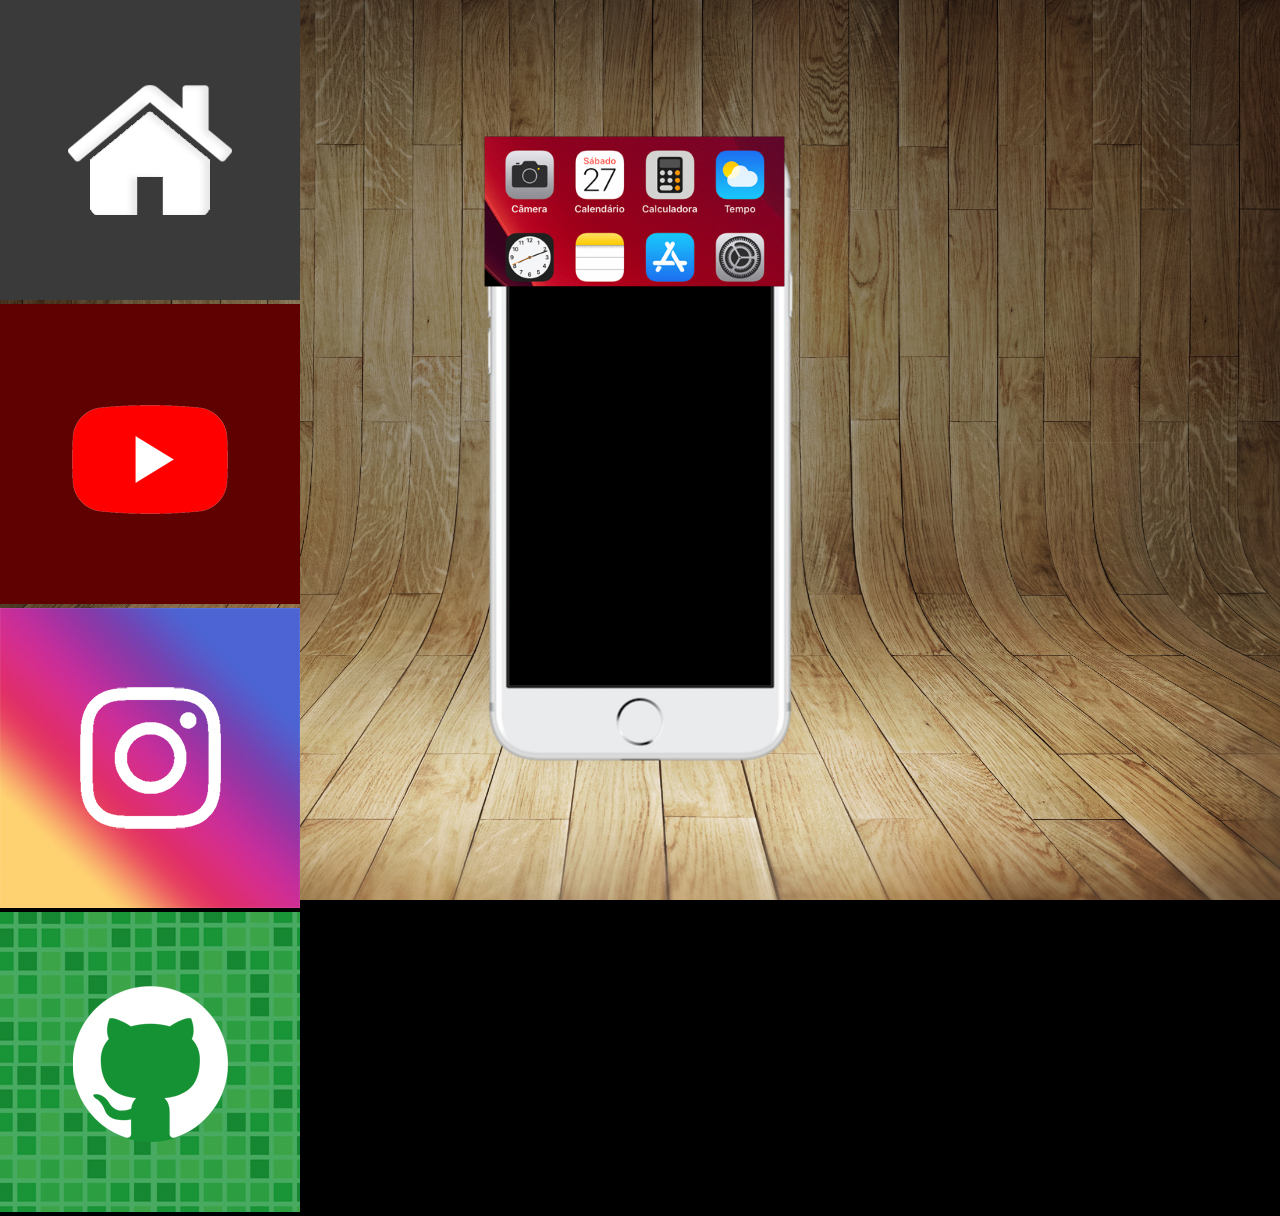
<file: index.html>
<!DOCTYPE html>
<html lang="pt-br">
<head>
    <meta charset="UTF-8">
    <meta name="viewport" content="width=device-width, initial-scale=1.0">
    <link rel="shortcut icon" href="imagens/favicon.ico" type="image/x-icon">
    <link rel="stylesheet" href="estilos/style.css">
    <title>Document</title>
</head>
<body>
    <main>
        <section id="telefone">
            <iframe src="home.html" frameborder="0" name="tela" id="tela"></iframe>
        </section>
        <section id="redes">
            <a href="home.html" target="tela"><img src="imagens/logo-home.jpg" alt=""></a><br>

            <a href="youtube.html" target="tela"><img src="imagens/logo-youtube.jpg" alt=""></a><br>

            <a href="instagram.html" target="tela"><img src="imagens/logo-instagram.jpg" alt=""></a><br>
            
            <a href="github.html" target="tela"><img src="imagens/logo-github.jpg" alt=""></a>
        </section>
    </main>
</body>
</html>
</file>
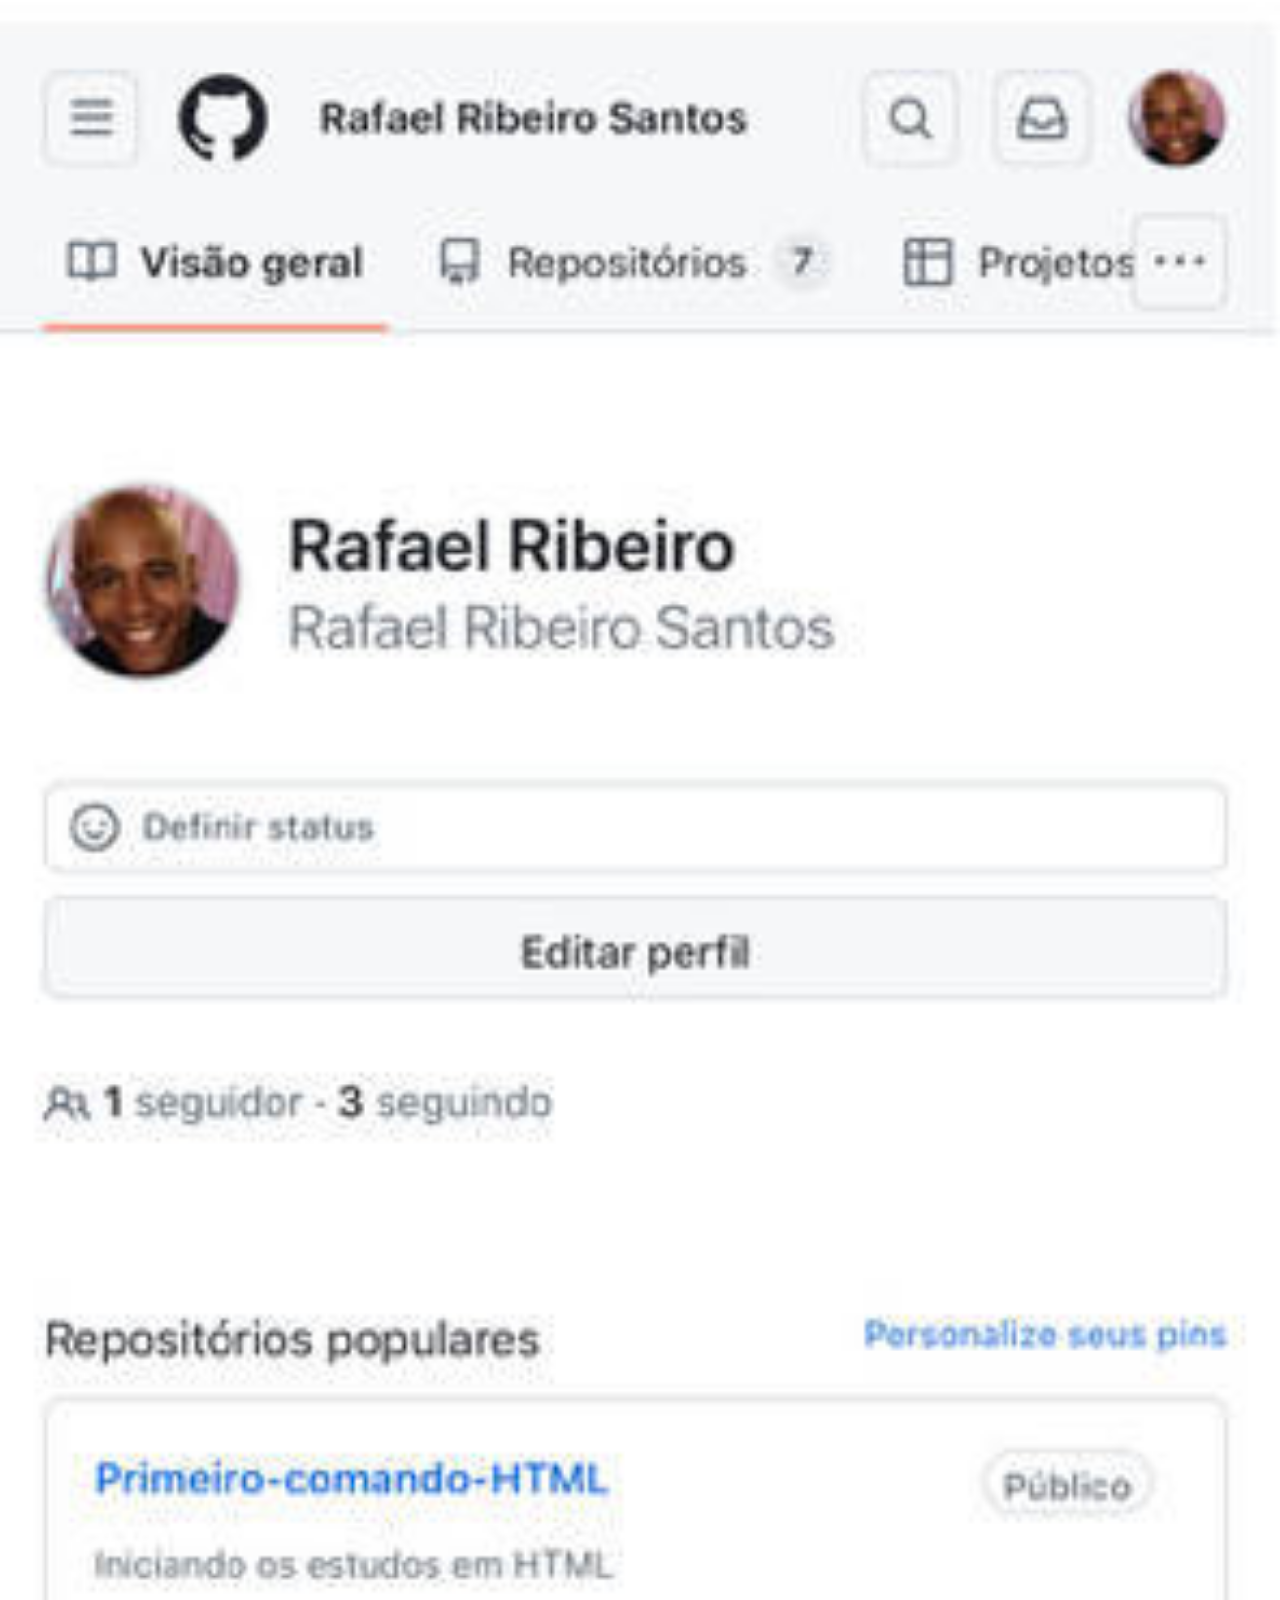
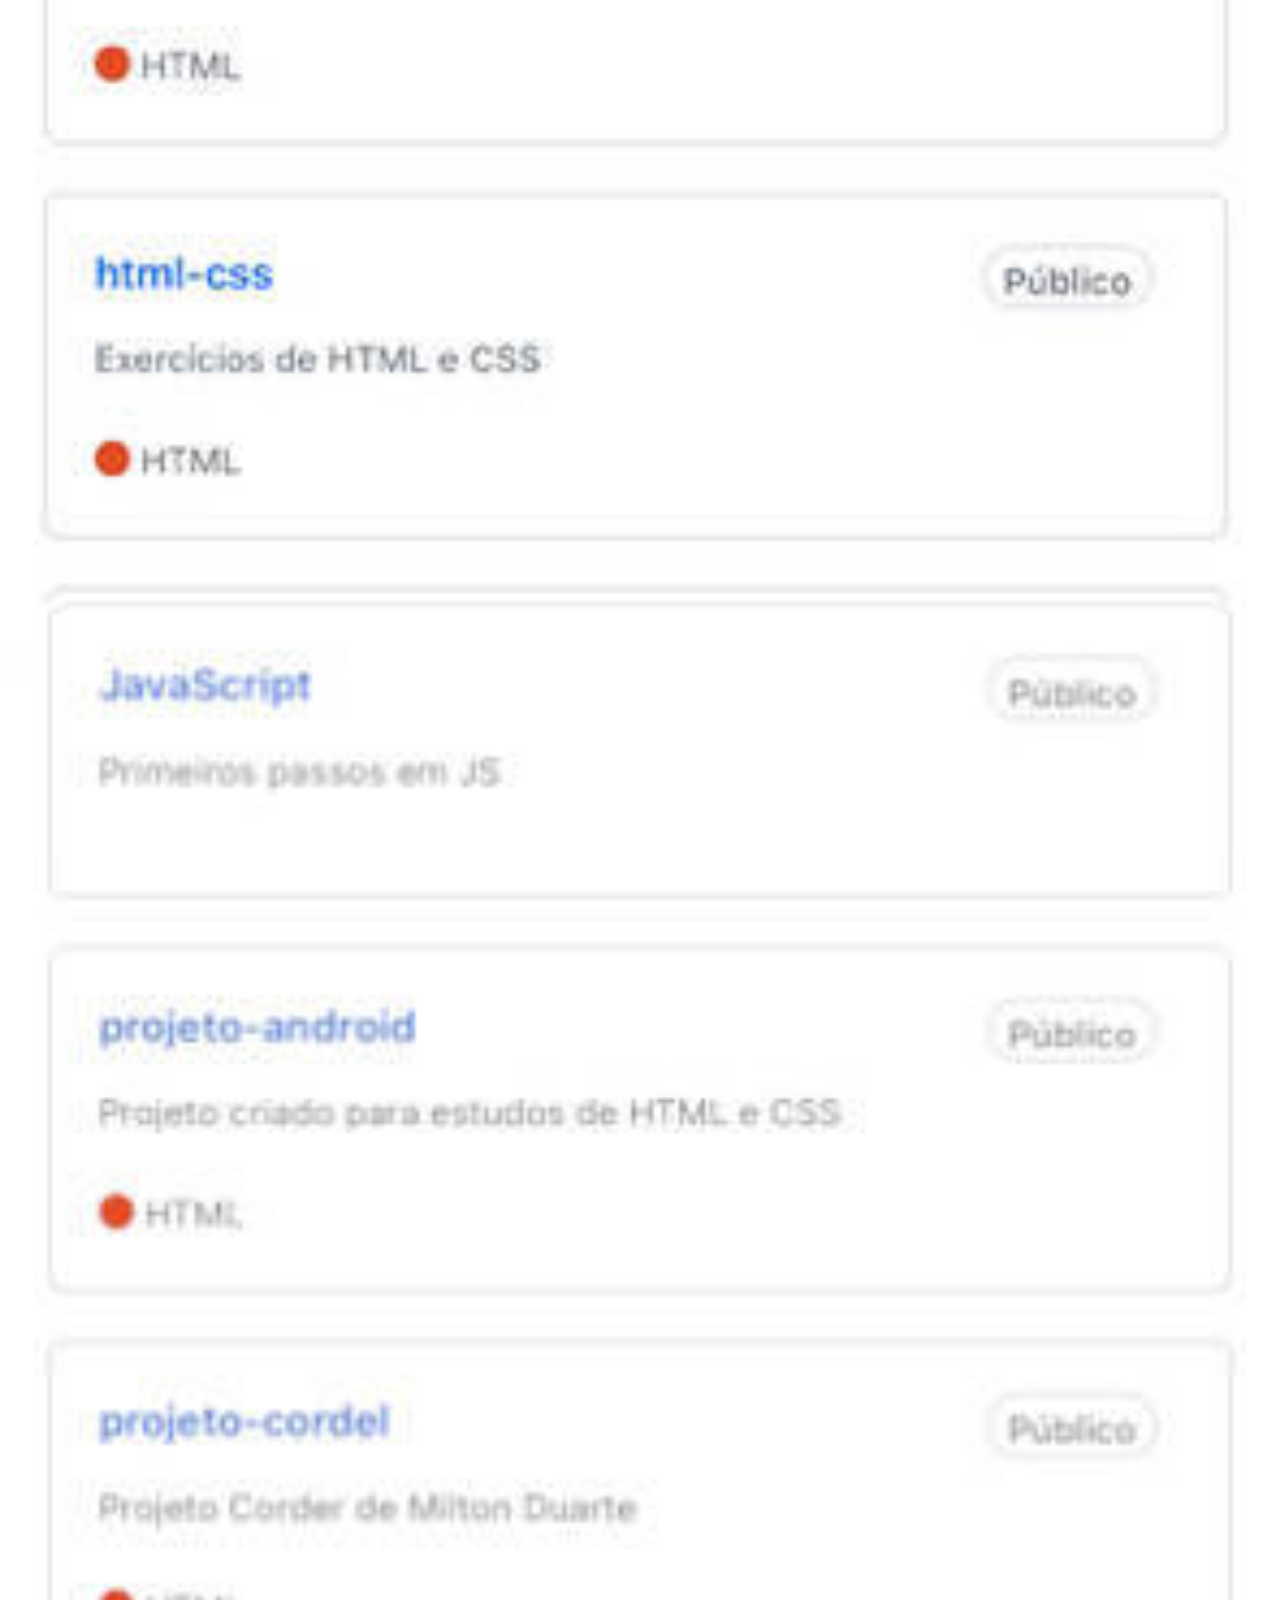
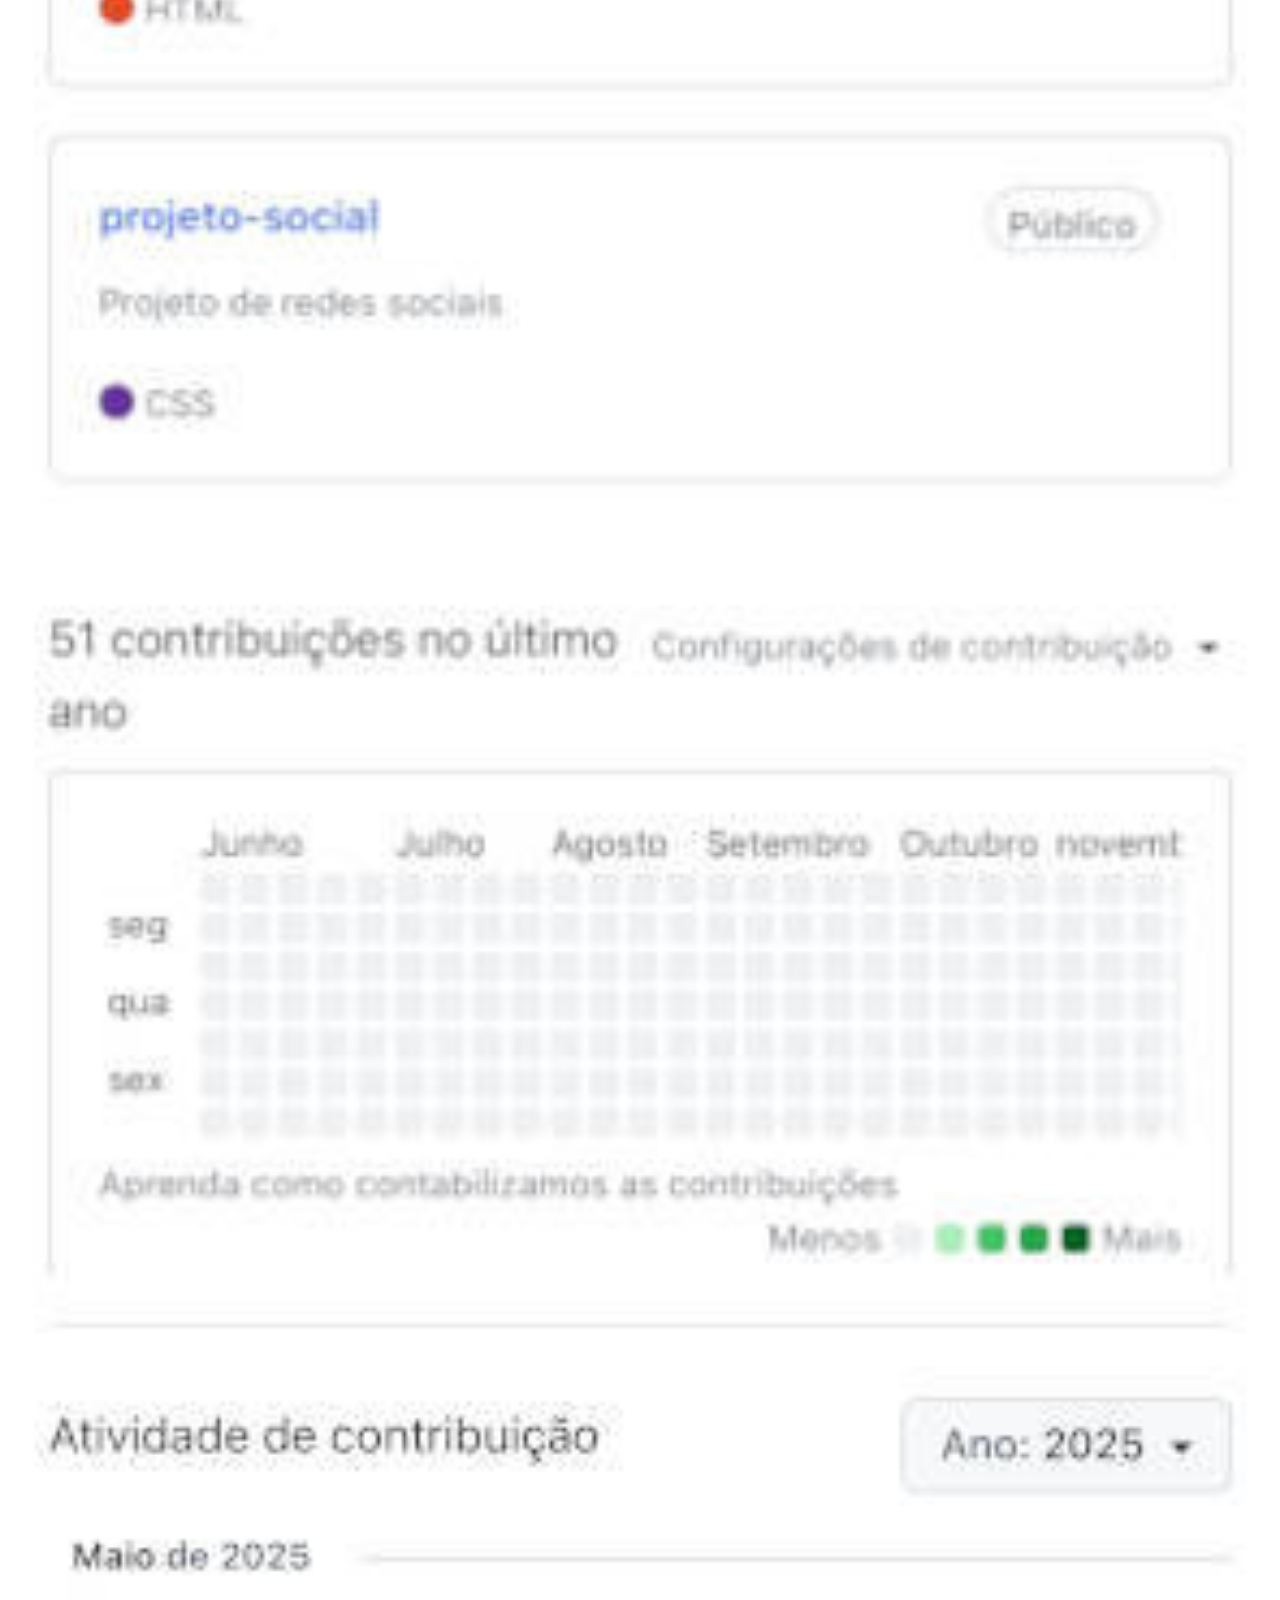
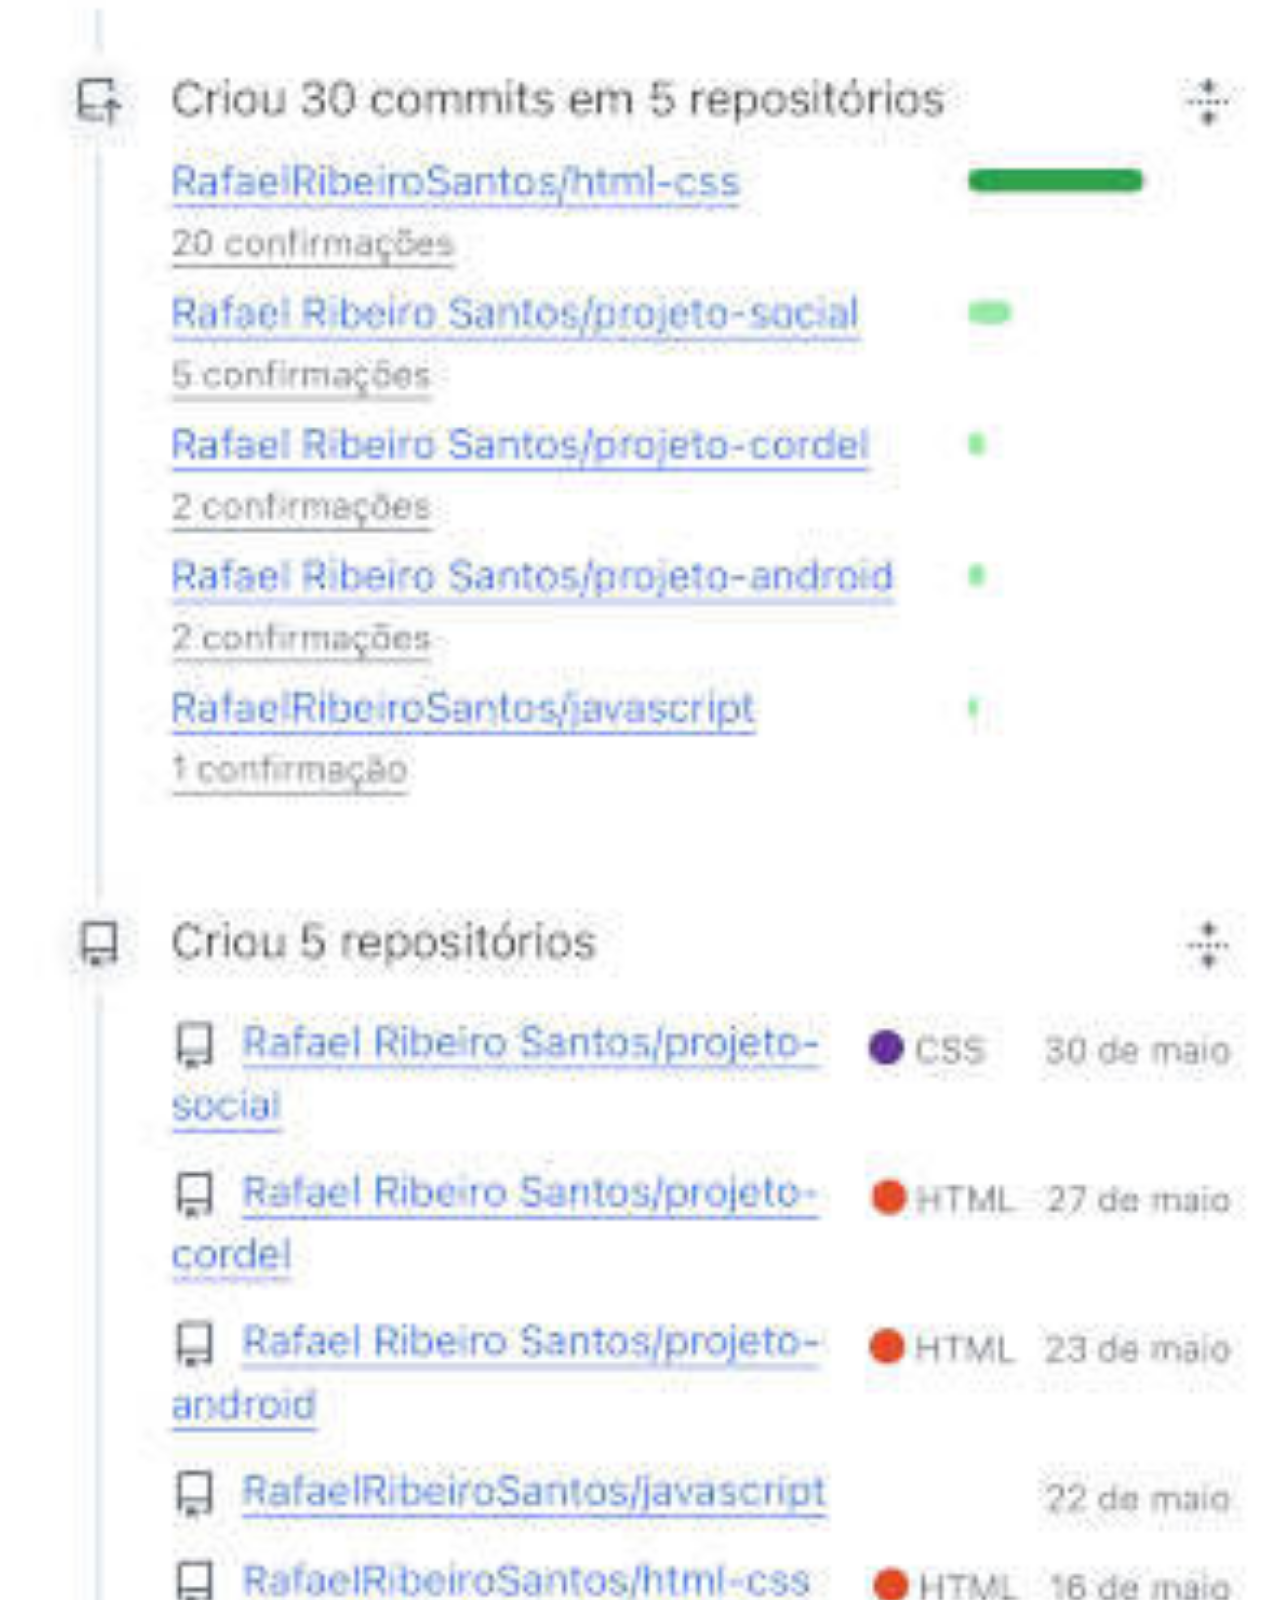
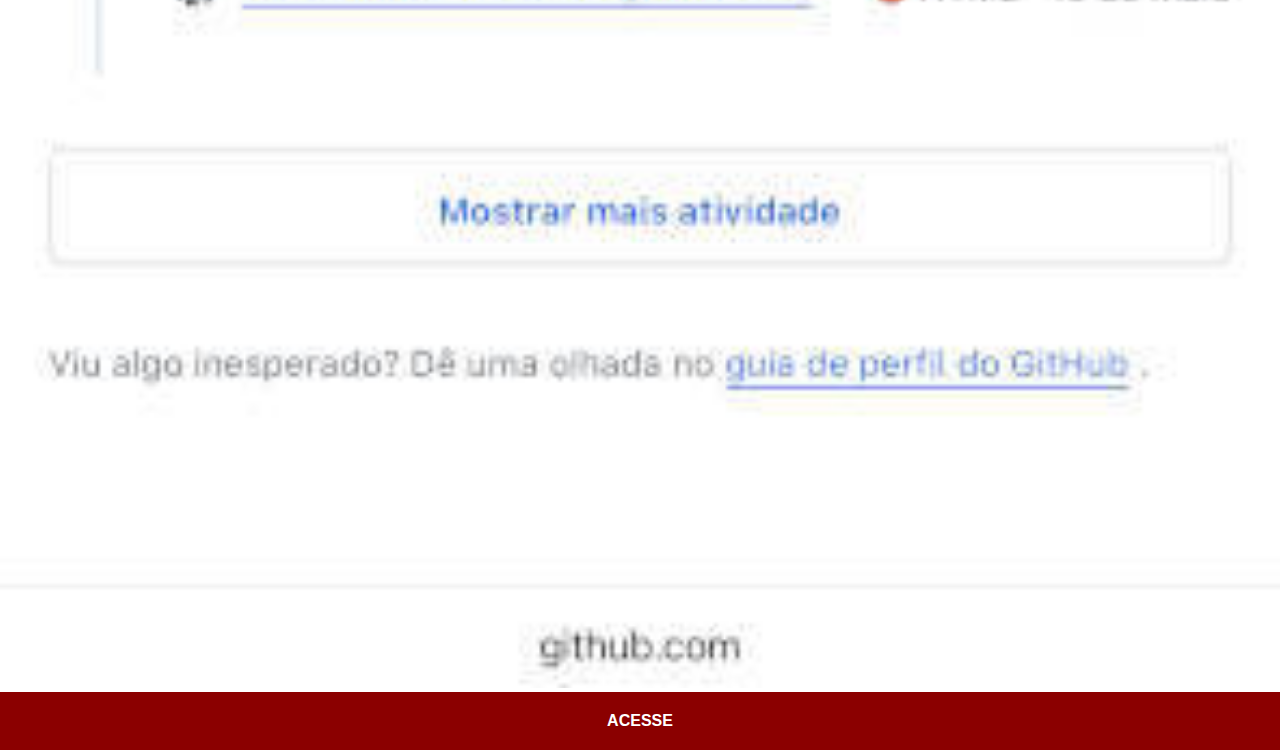
<file: github.html>
<!DOCTYPE html>
<html lang="pt-br">
<head>
    <meta charset="UTF-8">
    <meta name="viewport" content="width=device-width, initial-scale=1.0">
    <title>Youtube</title>
    <style>
        *{
            margin: 0px;
            padding: 0px;
            font-family: Arial, Helvetica, sans-serif;
        }

        ::-webkit-scrollbar{
            width: 0px;
            height: 0px;
        }
        img{
            width: 100vw;
        }

        a{
            display: block;
            background-color: darkred;
            padding: 20px;
            font-weight: bolder;
            color: white;
            text-decoration: none;
            text-align: center;
        }
    </style>
</head>
<body>
    <img src="imagens/tela-github.jpg" alt=""><br>
    <a href="https://github.com/RafaelRibeiroSantos" target="_blank">ACESSE</a>
</body>
</html>
</file>
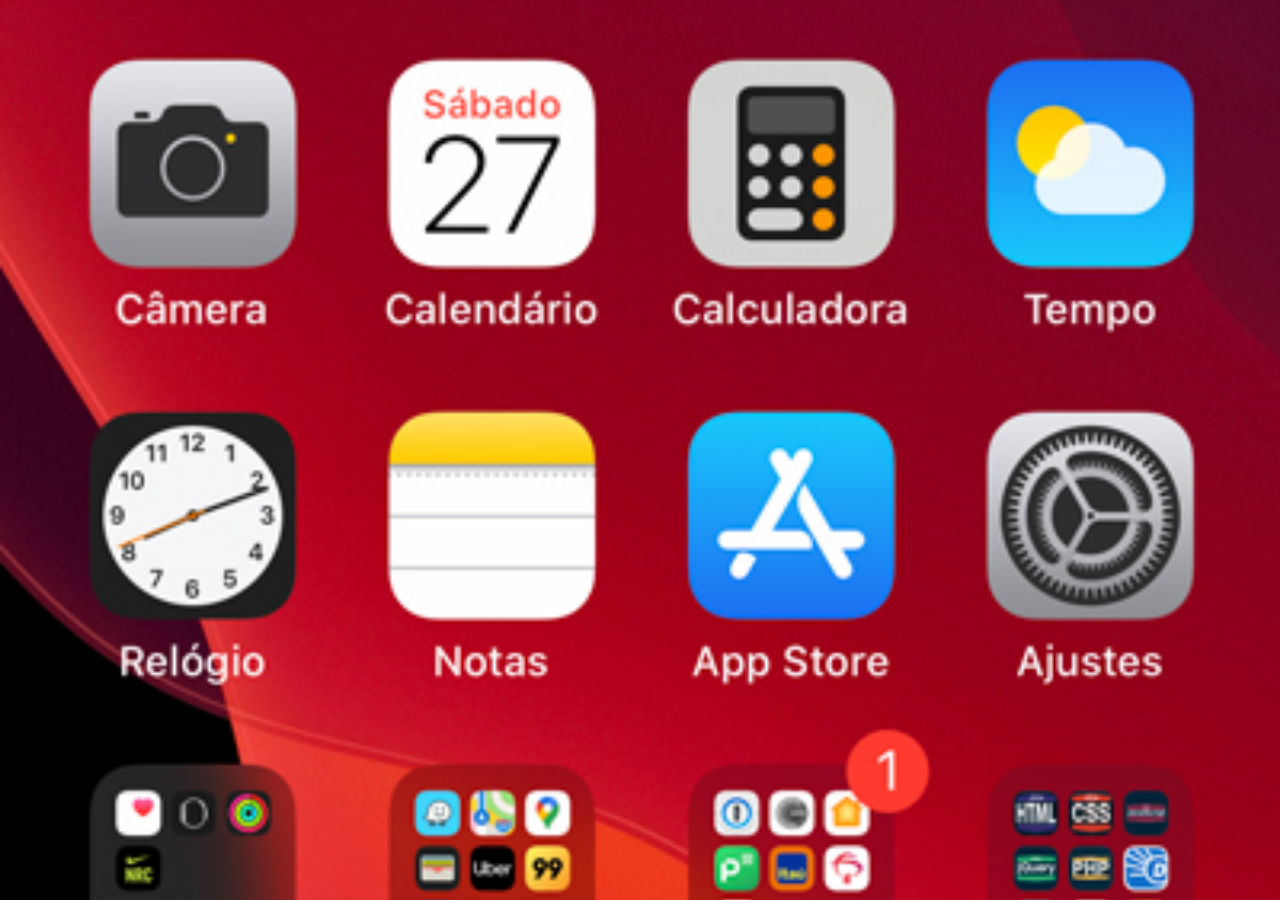
<file: home.html>
<!DOCTYPE html>
<html lang="pt-br">
<head>
    <meta charset="UTF-8">
    <meta name="viewport" content="width=device-width, initial-scale=1.0">
    <title>Home</title>
</head>
<style>
    *{
        margin: 0px;
        padding: 0px;
    }
    body{
        width: 100vw;
        height: 100vh;
        background: black url(imagens/tela-home.jpg) no-repeat top center;
        background-size: cover;
    }
</style>
<body>
    
</body>
</html>
</file>
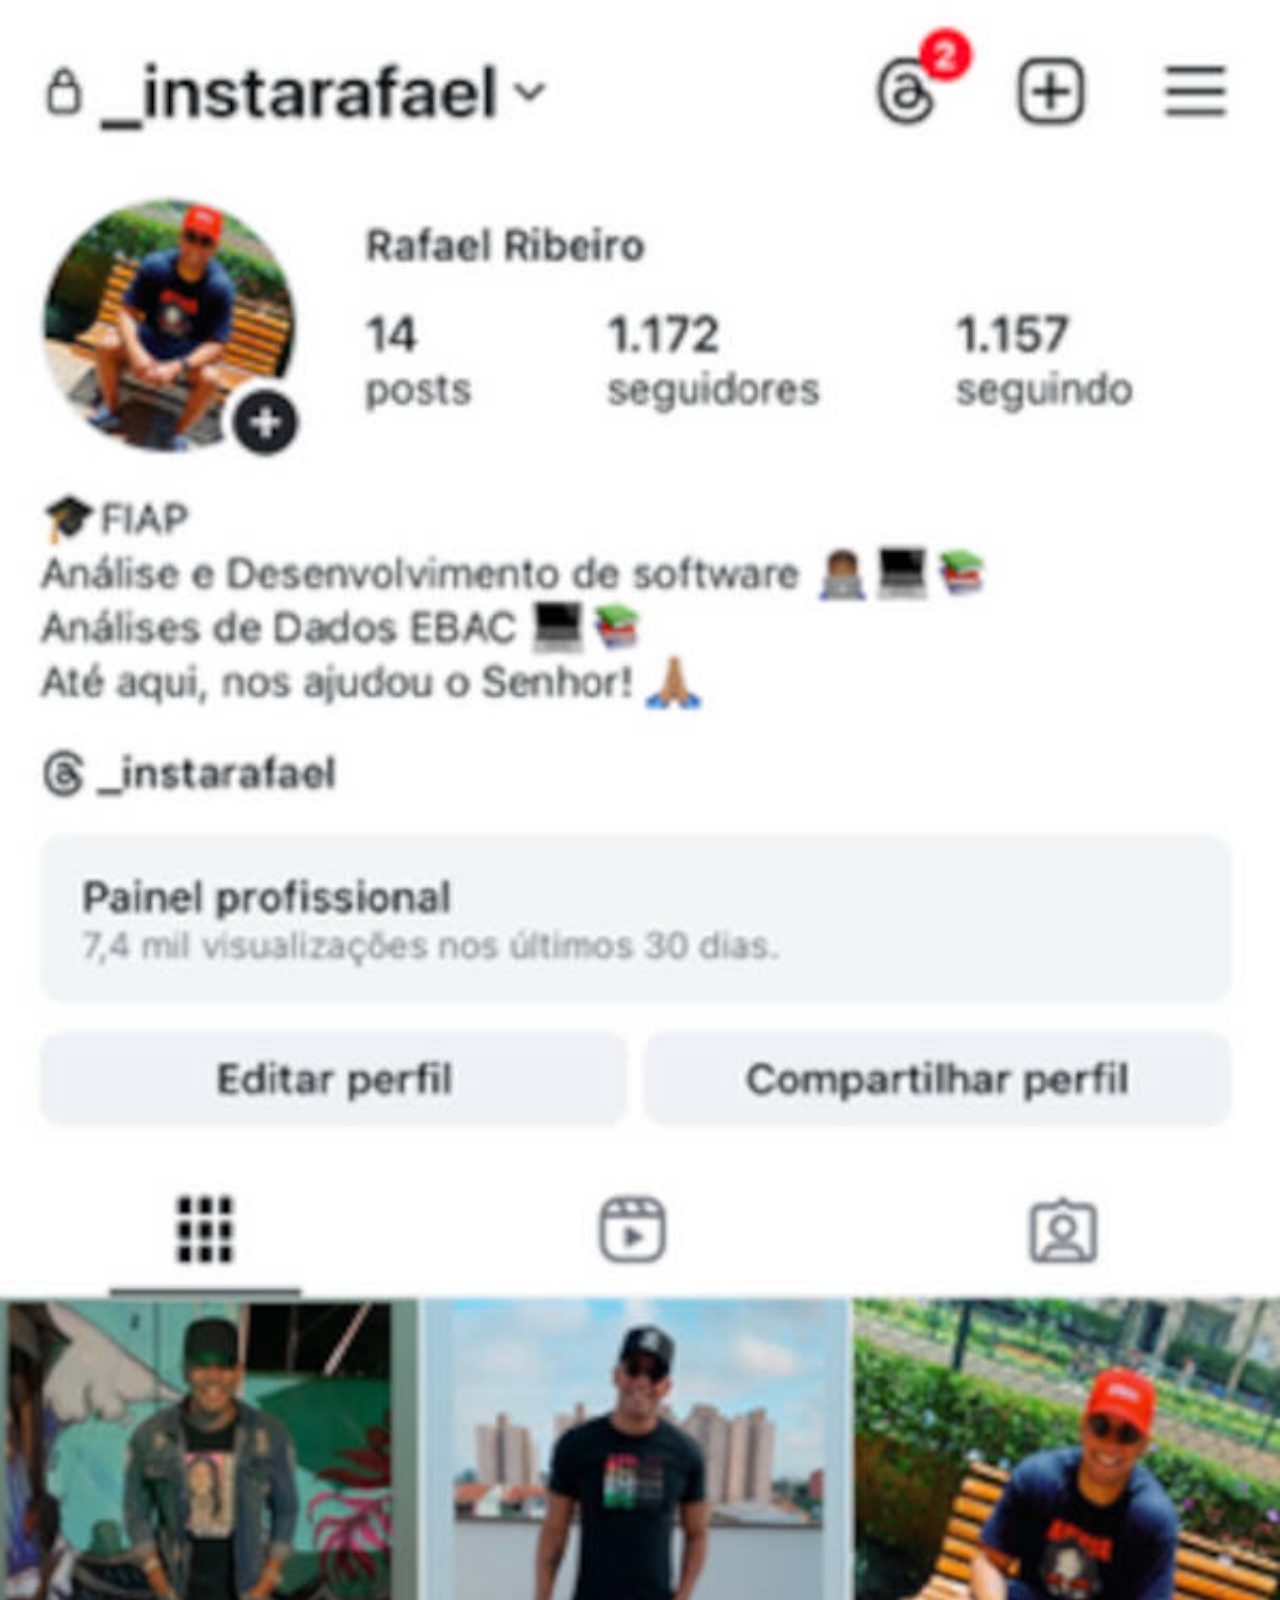
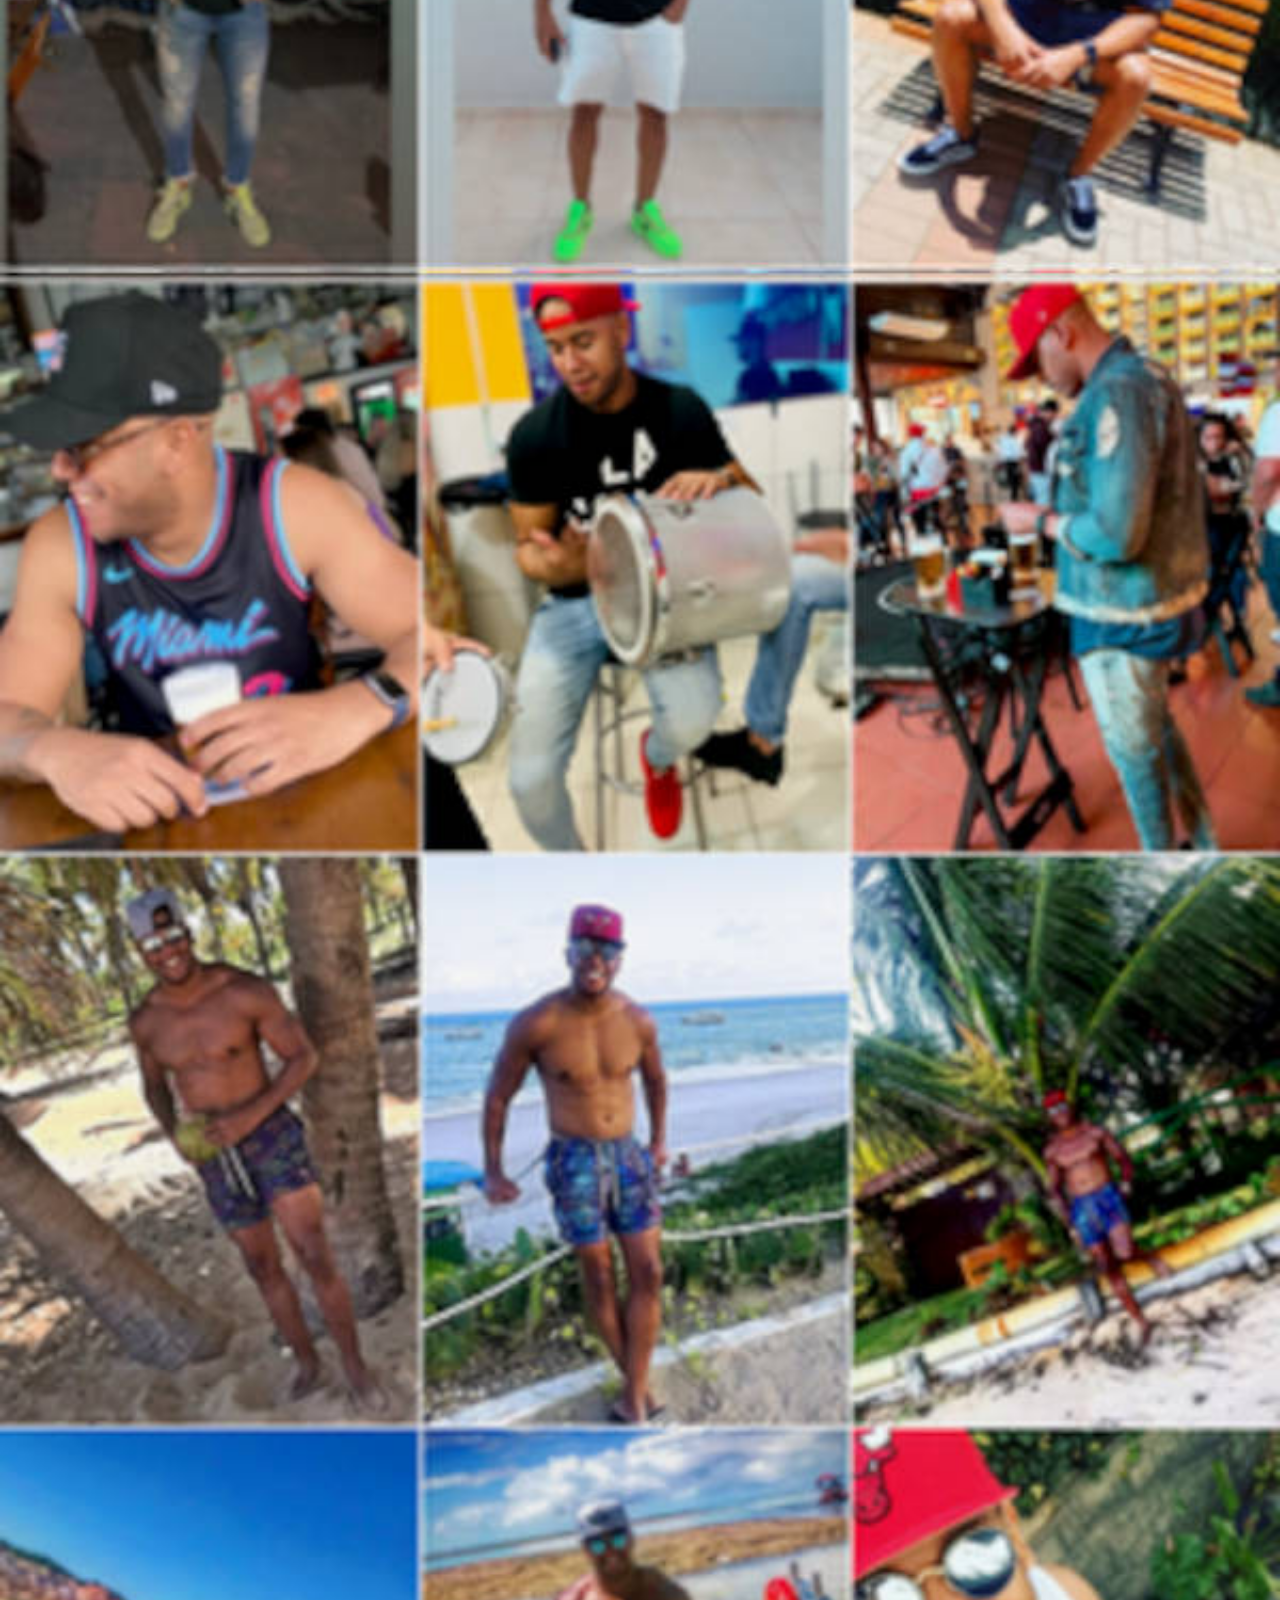
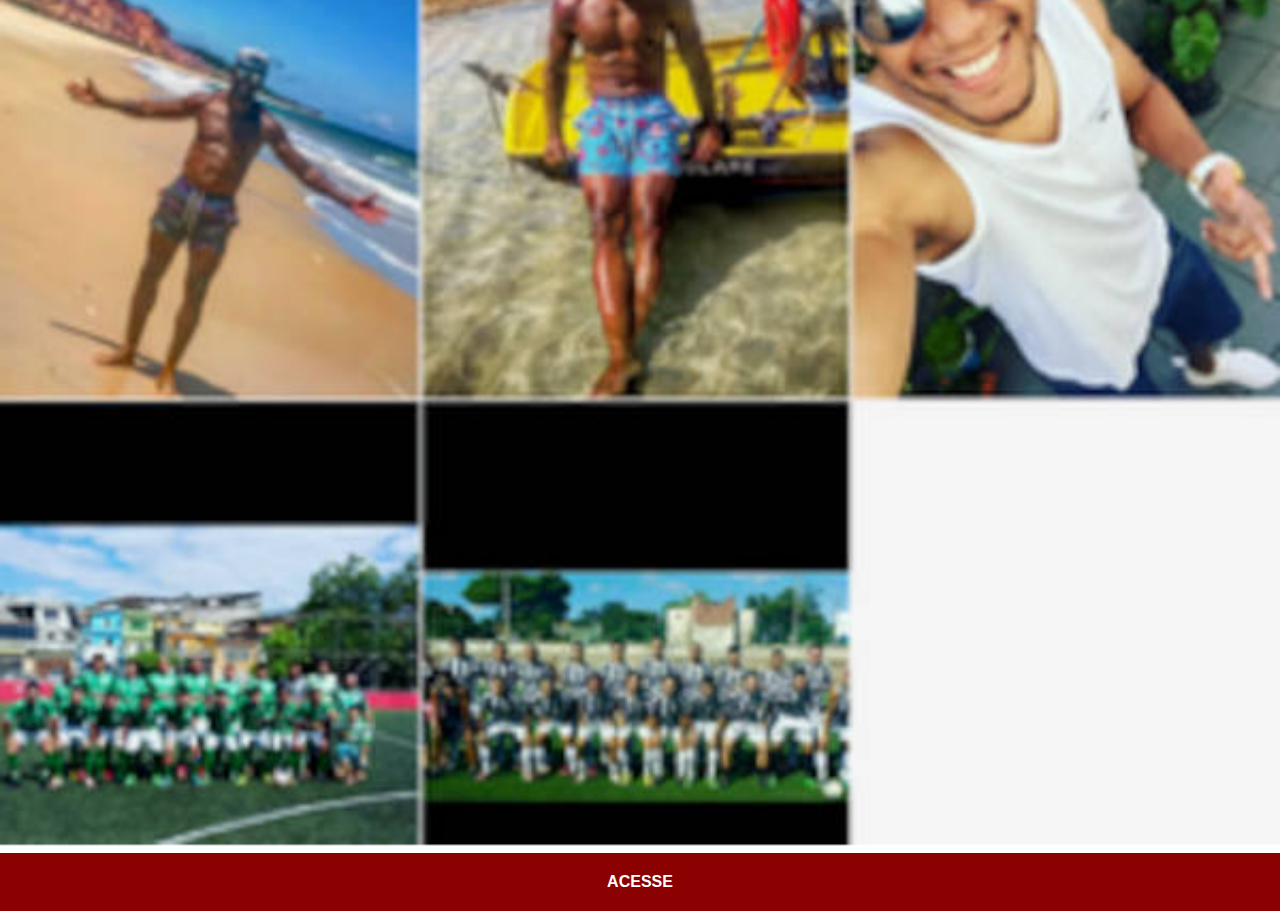
<file: instagram.html>
<!DOCTYPE html>
<html lang="pt-br">
<head>
    <meta charset="UTF-8">
    <meta name="viewport" content="width=device-width, initial-scale=1.0">
    <title>Youtube</title>
    <style>
        *{
            margin: 0px;
            padding: 0px;
            font-family: Arial, Helvetica, sans-serif;
        }

        ::-webkit-scrollbar{
            width: 0px;
            height: 0px;
        }
        img{
            width: 100vw;
        }

        a{
            display: block;
            background-color: darkred;
            padding: 20px;
            font-weight: bolder;
            color: white;
            text-decoration: none;
            text-align: center;
        }
    </style>
</head>
<body>
    <img src="imagens/tela-instagram.jpg" alt=""><br>
    <a href="https://www.instagram.com/_instarafael/" target="_blank">ACESSE</a>
</body>
</html>
</file>
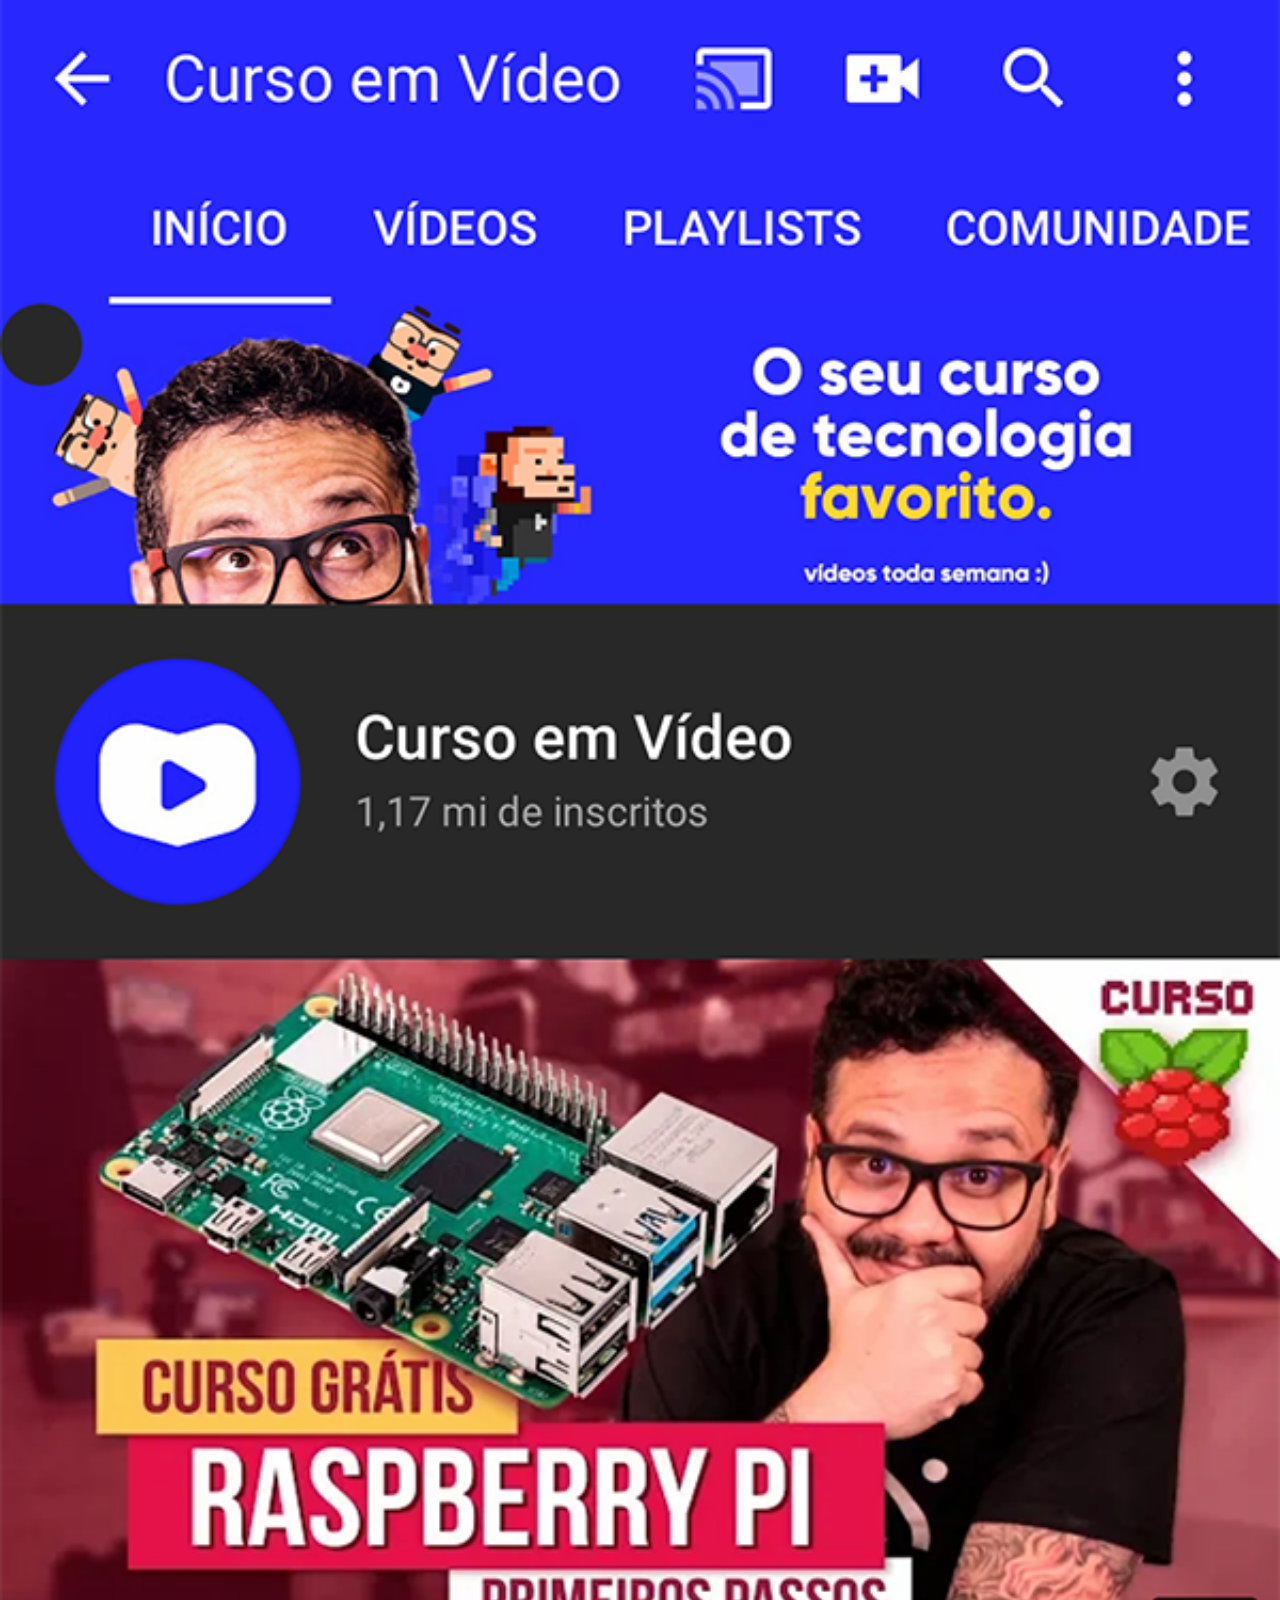
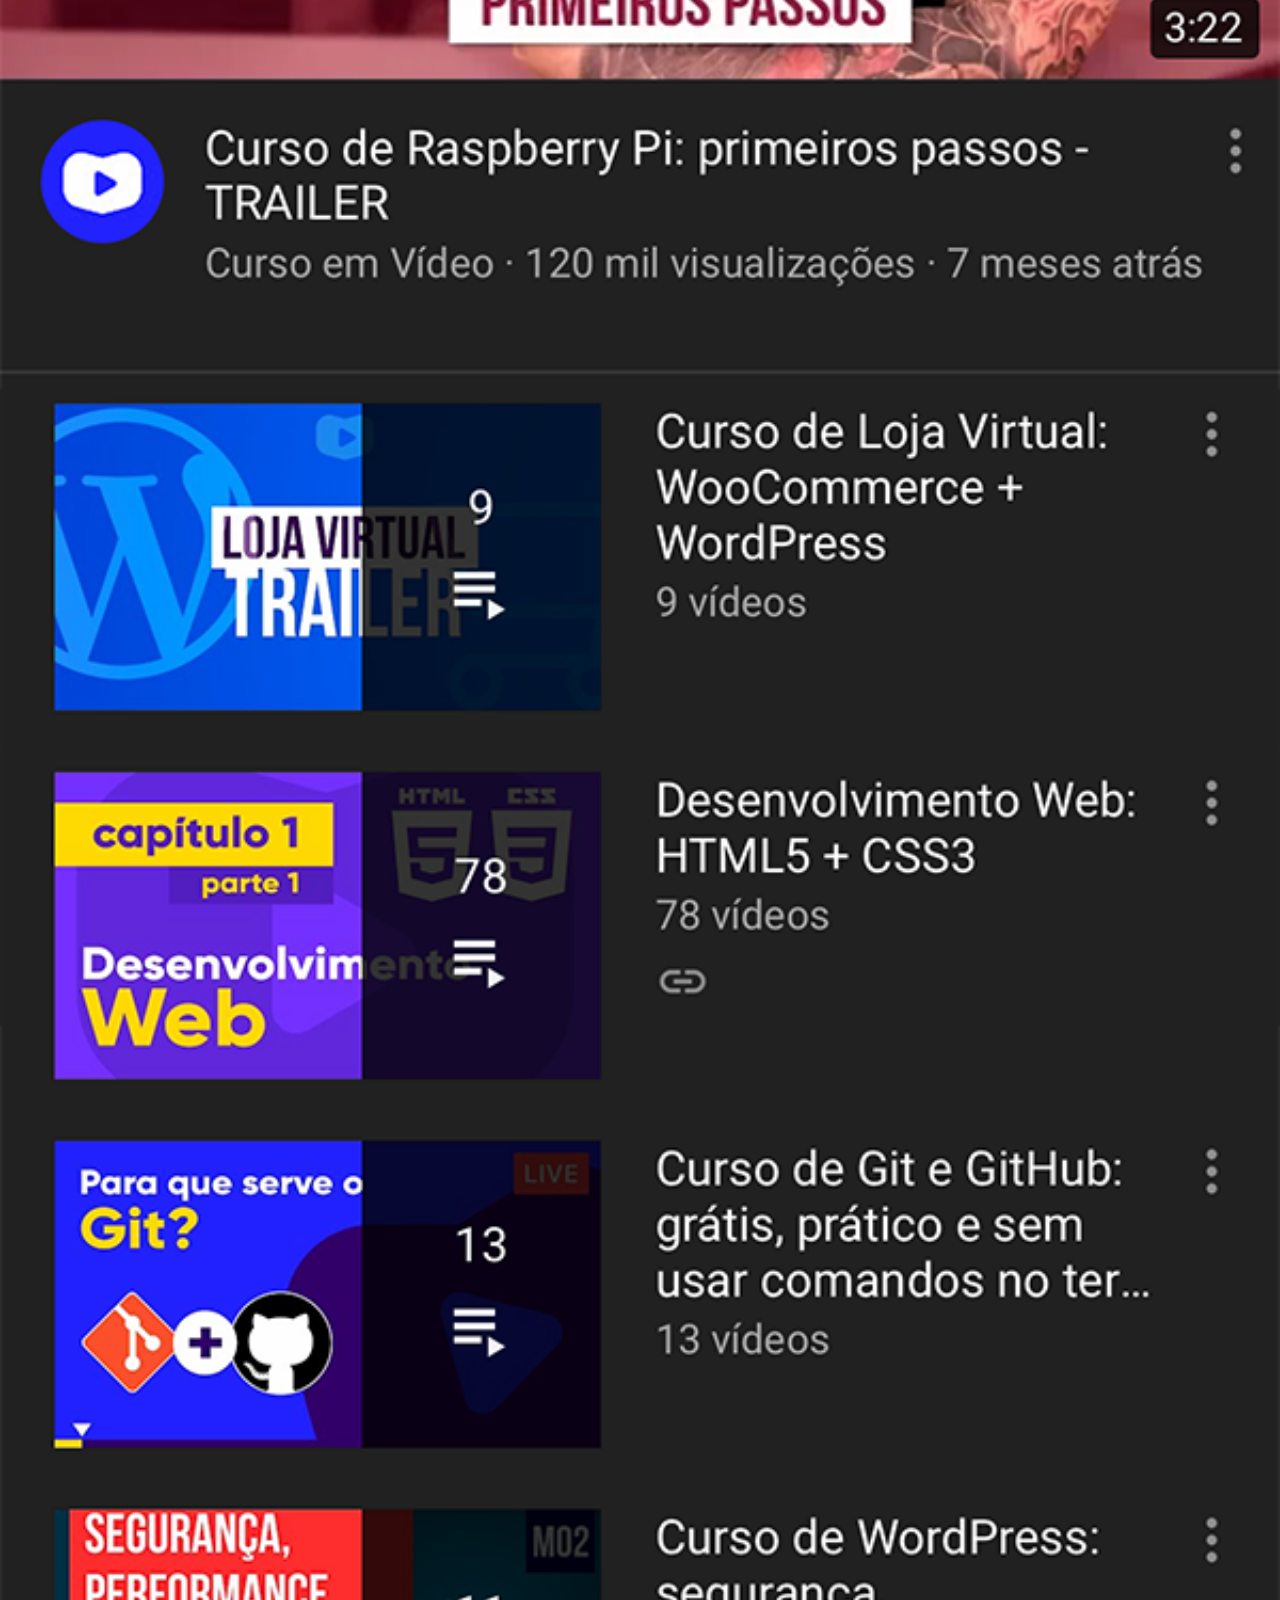
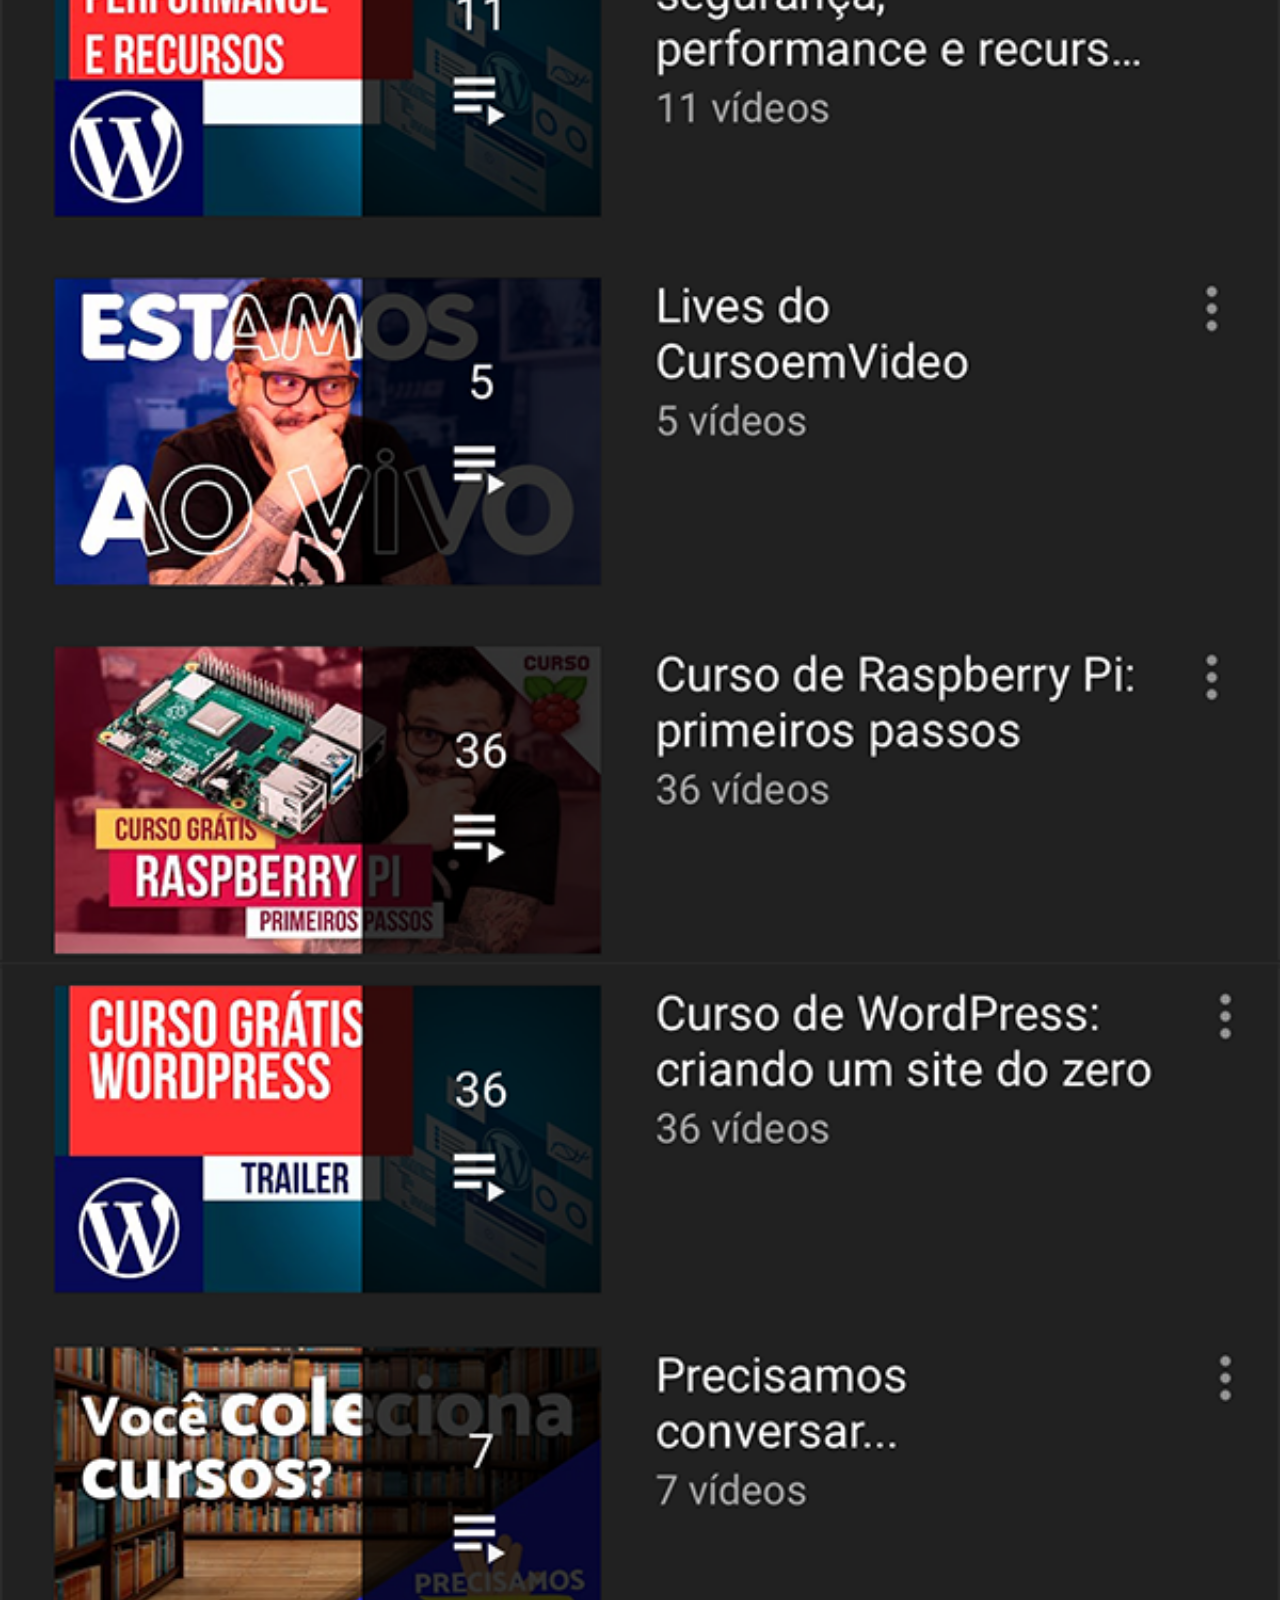
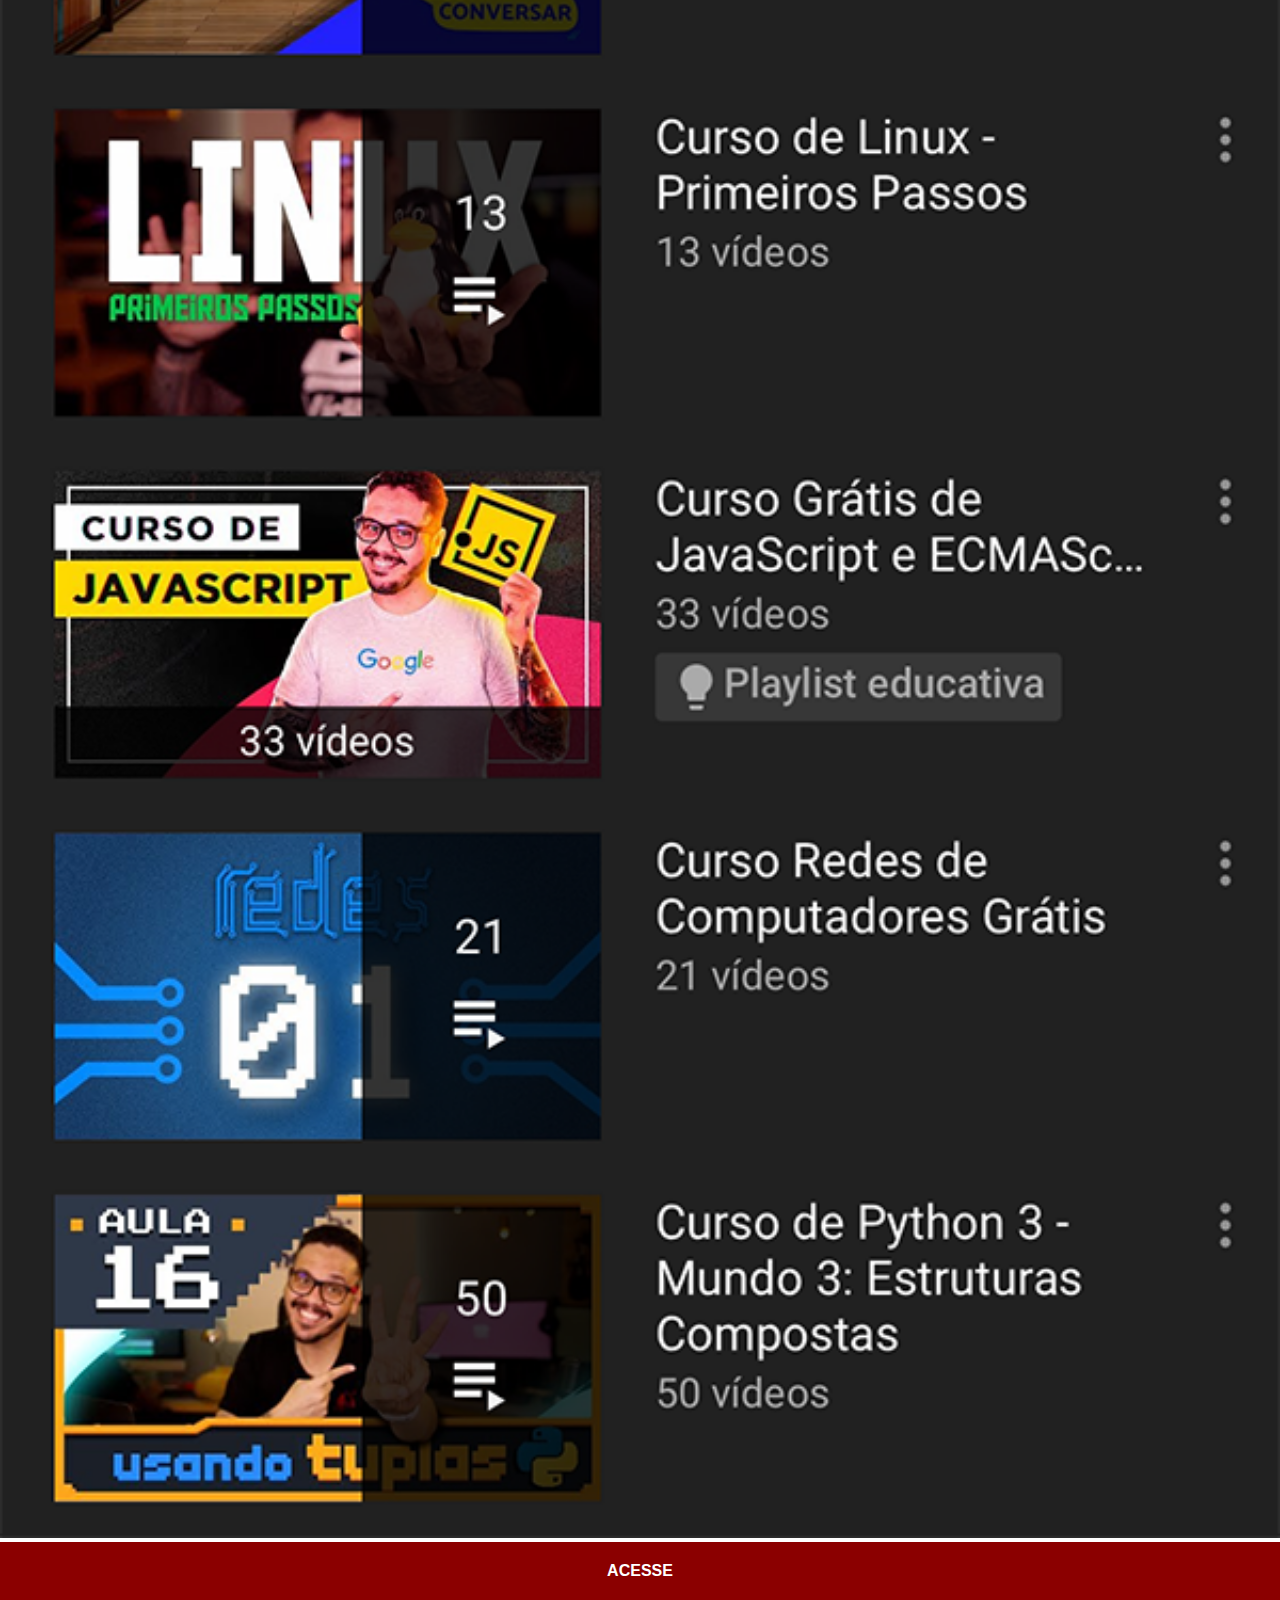
<file: youtube.html>
<!DOCTYPE html>
<html lang="pt-br">
<head>
    <meta charset="UTF-8">
    <meta name="viewport" content="width=device-width, initial-scale=1.0">
    <title>Youtube</title>
    <style>
        *{
            margin: 0px;
            padding: 0px;
            font-family: Arial, Helvetica, sans-serif;
        }

        ::-webkit-scrollbar{
            width: 0px;
            height: 0px;
        }
        img{
            width: 100vw;
        }

        a{
            display: block;
            background-color: darkred;
            padding: 20px;
            font-weight: bolder;
            color: white;
            text-decoration: none;
            text-align: center;
        }
    </style>
</head>
<body>
    <img src="imagens/tela-youtube.png" alt=""><br>
    <a href="https://www.youtube.com/c/CursoemV%C3%ADdeo/playlists" target="_blank">ACESSE</a>
</body>
</html>
</file>
<file: estilos/style.css>
@charset 'UTF8';

*{
    margin: 0px;
    padding: 0px;
    font-family: Arial, Helvetica, sans-serif;
}

html, body{
    height: 100vh;
    width: 100vw;
    background-color: black;
    
    background-repeat: no-repeat;
    background-position: center center;
    background-size: cover;
    
}

body{
    background-image: url(../imagens/fundo-madeira.jpg);
    background-repeat: no-repeat;
    background-position: top center;
    background-size: cover;
    background-attachment: fixed;
}

main{
    position: relative;
    height: 100vh;
    
}

section#telefone{
    position: absolute;
    top: 50%;
    left: 50%;
    transform: translate(-50%, -50%);
    height: 627px;
    width: 311px;
    background-image: url(../imagens/frame-iphone.png) ;
    background-repeat: no-repeat;
    
}
</file>
